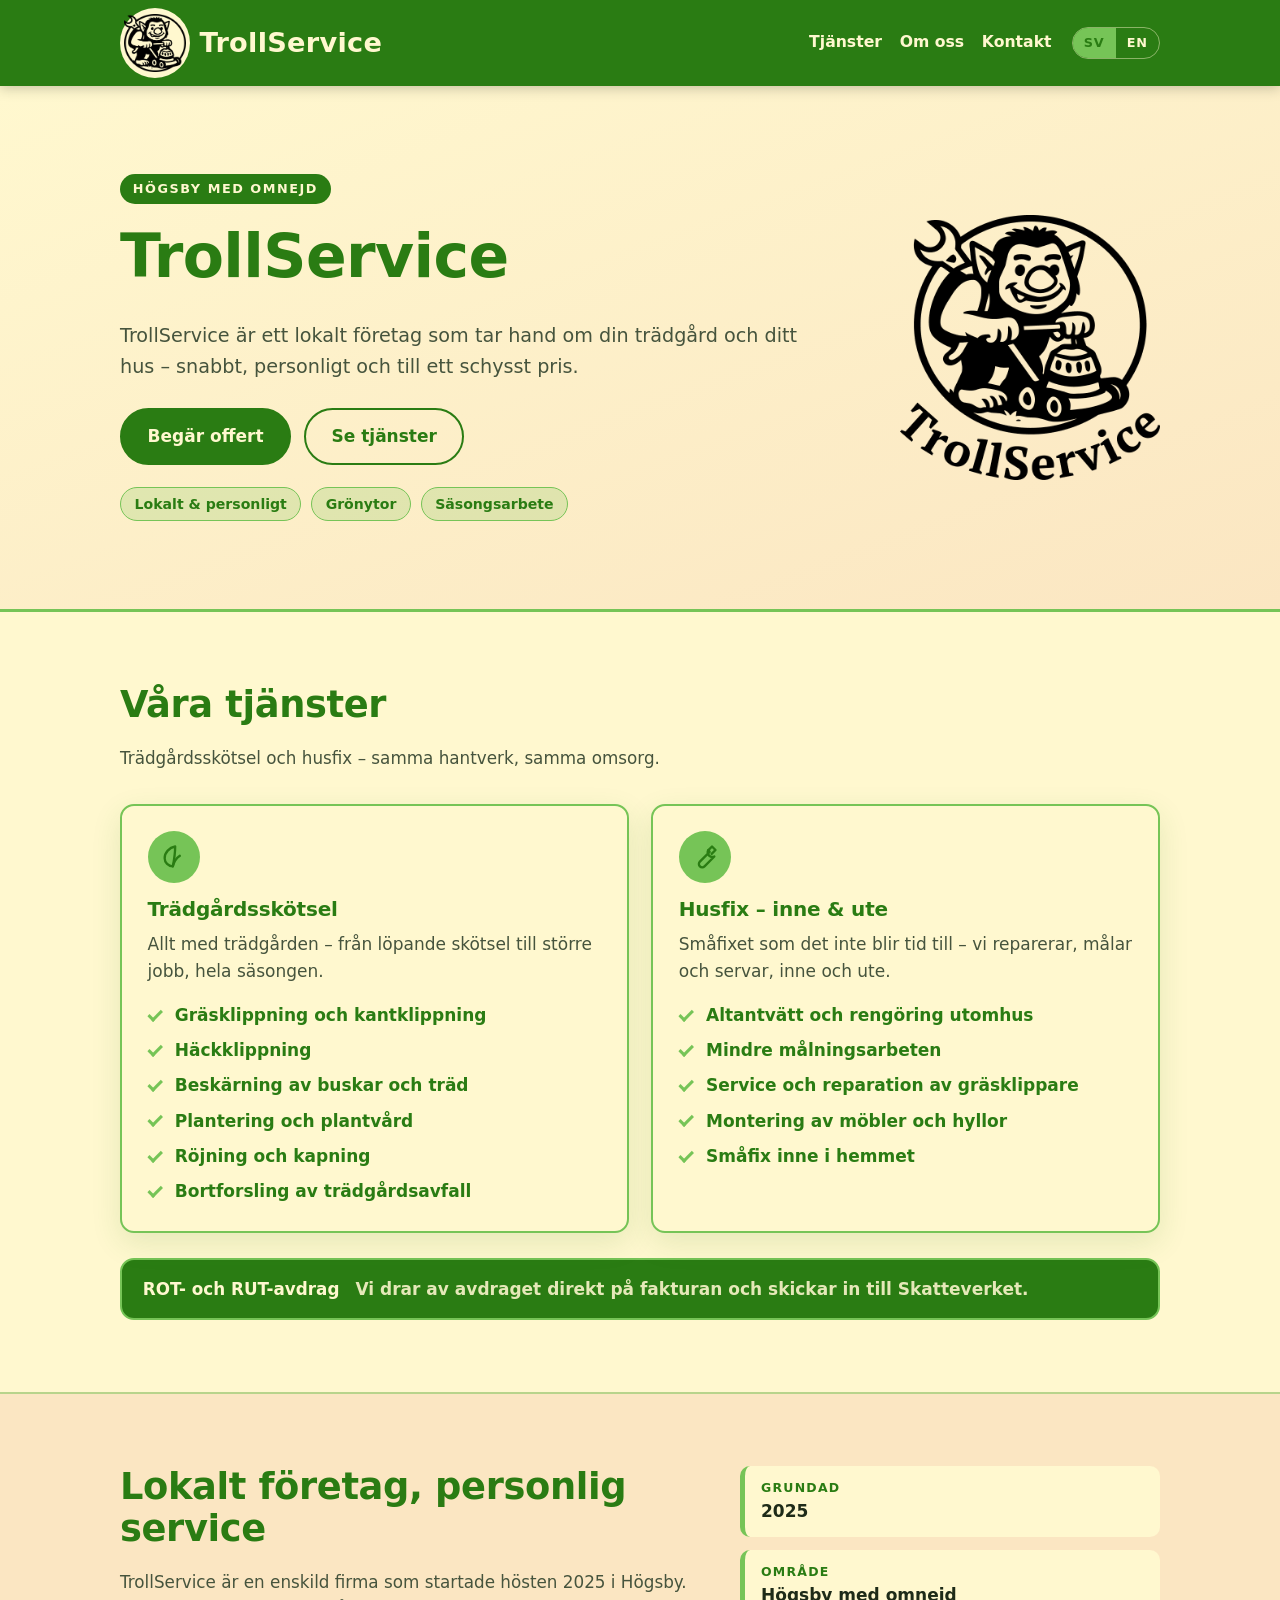
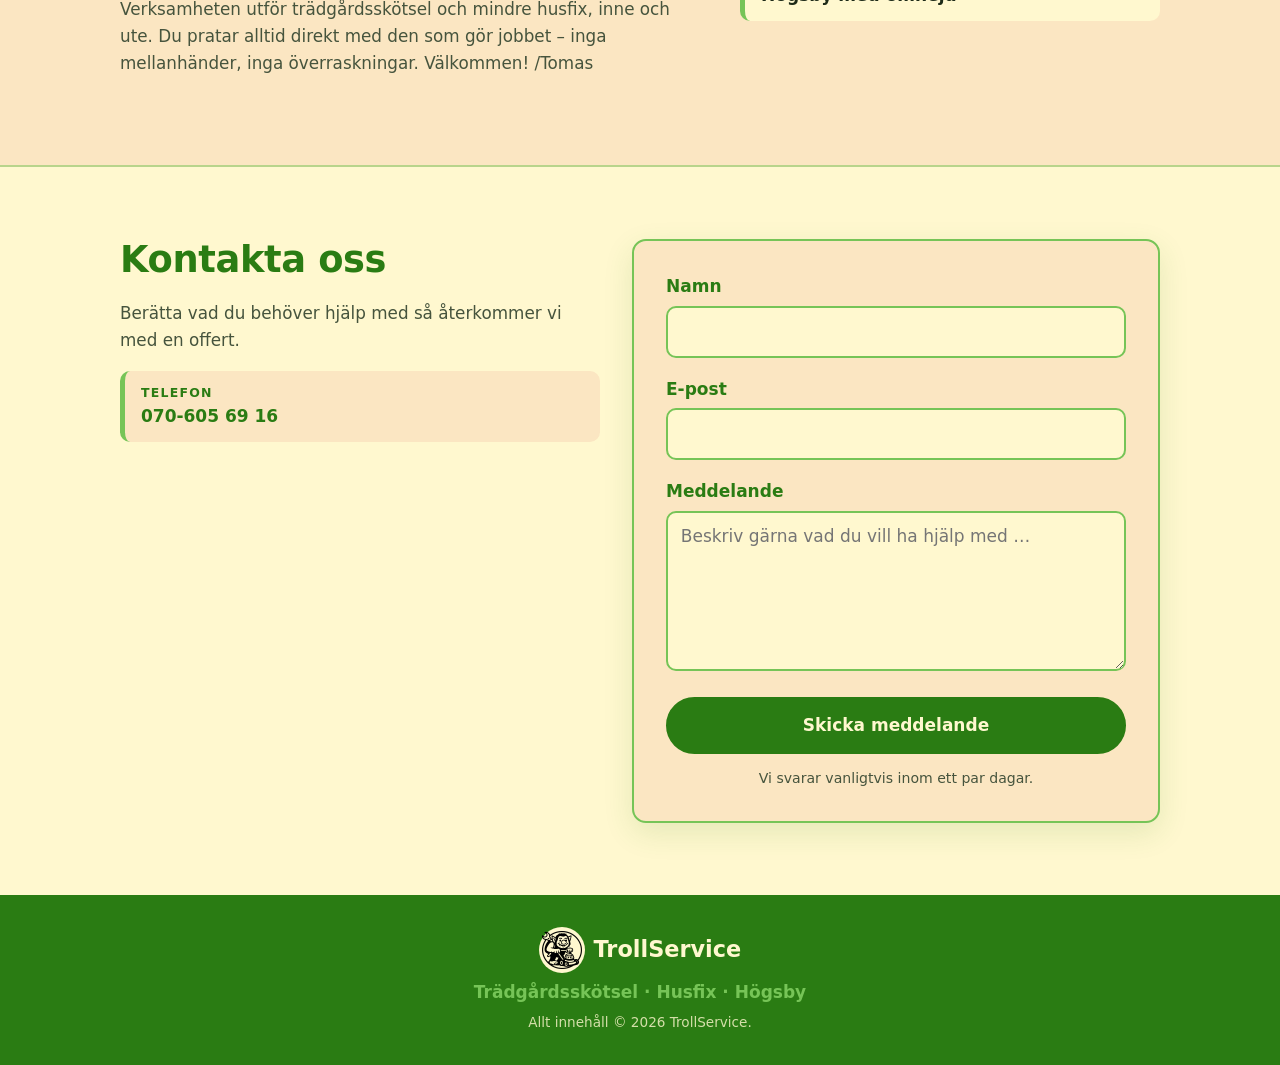
<file: index.html>
<!doctype html>
<html lang="sv">
<head>
  <meta charset="utf-8">
  <meta name="viewport" content="width=device-width, initial-scale=1">
  <title>TrollService – Trädgårdsskötsel &amp; husfix i Högsby</title>
  <meta name="description" content="TrollService i Högsby: skötsel av grönytor och mindre husfix – klippning, beskärning, röjning, målning och småfix inne och ute.">
  <link rel="icon" type="image/png" href="/favicon.png">
  <link rel="stylesheet" href="/style.css">
</head>
<body>
  <a class="skip-link" href="#innehall">Hoppa till innehåll</a>

  <header class="site-header">
    <div class="container header-inner">
      <a class="brand" href="/">
        <span class="brand-badge"><img class="brand-mark" src="/logo-mark.png" alt="" width="62" height="59"></span>
        <span class="brand-name">TrollService</span>
      </a>

      <nav class="site-nav" aria-label="Huvudmeny">
        <a href="#tjanster">Tjänster</a>
        <a href="#om-oss">Om oss</a>
        <a href="#kontakt">Kontakt</a>
      </nav>

      <div class="lang-switch" role="group" aria-label="Språk">
        <a href="/" class="is-active" lang="sv" hreflang="sv">SV</a>
        <a href="/en" class="" lang="en" hreflang="en">EN</a>
      </div>
    </div>
  </header>

  <main id="innehall">
    
<section class="hero">
  <div class="container hero-inner">
    <div class="hero-copy">
      <p class="kicker">Högsby med omnejd</p>
      <h1>TrollService</h1>
      <p class="lead">TrollService är ett lokalt företag som tar hand om din trädgård och ditt hus – snabbt, personligt och till ett schysst pris.</p>
      <div class="hero-actions">
        <a class="btn btn-primary" href="#kontakt">Begär offert</a>
        <a class="btn btn-ghost" href="#tjanster">Se tjänster</a>
      </div>
      <ul class="hero-points">
        <li>Lokalt &amp; personligt</li><li>Grönytor</li><li>Säsongsarbete</li>
      </ul>
    </div>
    <img class="hero-logo" src="/logo-full.png"
         alt="TrollService" width="640" height="653">
  </div>
</section>

<section class="section" id="tjanster">
  <div class="container">
    <h2>Våra tjänster</h2>
    <p class="section-lead">Trädgårdsskötsel och husfix – samma hantverk, samma omsorg.</p>

    <div class="cards">
      
      <article class="card">
        <span class="card-icon" aria-hidden="true">
          
          <svg viewBox="0 0 24 24" width="28" height="28" fill="none" stroke="currentColor" stroke-width="2" stroke-linecap="round" stroke-linejoin="round">
            <path d="M11 20A7 7 0 0 1 4 13c0-5 4-9 9-10 0 6-1 12-2 17Z"></path>
            <path d="M11 20c1-4 3-7 6-9"></path>
          </svg>
          
        </span>
        <h3>Trädgårdsskötsel</h3>
        <p class="card-text">Allt med trädgården – från löpande skötsel till större jobb, hela säsongen.</p>
        <ul class="check-list">
          <li>Gräsklippning och kantklippning</li><li>Häckklippning</li><li>Beskärning av buskar och träd</li><li>Plantering och plantvård</li><li>Röjning och kapning</li><li>Bortforsling av trädgårdsavfall</li>
        </ul>
      </article>
      
      <article class="card">
        <span class="card-icon" aria-hidden="true">
          
          <svg viewBox="0 0 24 24" width="28" height="28" fill="none" stroke="currentColor" stroke-width="2" stroke-linecap="round" stroke-linejoin="round">
            <path d="M14.7 6.3a4 4 0 0 0 5.3 5.3l-8.4 8.4a2.8 2.8 0 0 1-4-4l8.4-8.4a4 4 0 0 0-1.3-1.3Z"></path>
            <path d="M14.7 6.3 18 3l3 3-3.3 3.3"></path>
          </svg>
          
        </span>
        <h3>Husfix – inne &amp; ute</h3>
        <p class="card-text">Småfixet som det inte blir tid till – vi reparerar, målar och servar, inne och ute.</p>
        <ul class="check-list">
          <li>Altantvätt och rengöring utomhus</li><li>Mindre målningsarbeten</li><li>Service och reparation av gräsklippare</li><li>Montering av möbler och hyllor</li><li>Småfix inne i hemmet</li>
        </ul>
      </article>
      
    </div>

    <div class="tax-note">
      <strong>ROT- och RUT-avdrag</strong>
      <span>Vi drar av avdraget direkt på fakturan och skickar in till Skatteverket.</span>
    </div>
  </div>
</section>

<section class="section section-alt" id="om-oss">
  <div class="container about-grid">
    <div>
      <h2>Lokalt företag, personlig service</h2>
      <p class="section-lead">TrollService är en enskild firma som startade hösten 2025 i Högsby. Verksamheten utför trädgårdsskötsel och mindre husfix, inne och ute. Du pratar alltid direkt med den som gör jobbet – inga mellanhänder, inga överraskningar. Välkommen! /Tomas</p>
    </div>
    <ul class="fact-list">
      
      <li><span class="fact-label">Grundad</span><span class="fact-value">2025</span></li>
      
      <li><span class="fact-label">Område</span><span class="fact-value">Högsby med omnejd</span></li>
      
    </ul>
  </div>
</section>

<section class="section" id="kontakt">
  <div class="container contact-grid">
    <div>
      <h2>Kontakta oss</h2>
      <p class="section-lead">Berätta vad du behöver hjälp med så återkommer vi med en offert.</p>

      <ul class="contact-list">
        <li>
          <span class="fact-label">Telefon</span>
          <a class="fact-value" href="tel:+46706056916">070-605 69 16</a>
        </li>
      </ul>
    </div>

    <div class="form-card">
      <p class="alert alert-ok" role="status" hidden>Tack! Ditt meddelande har tagits emot – vi hör av oss snart.</p>

      <form method="post" action="https://formsubmit.co/tomsta61@gmail.com" data-ajax>
        <input type="hidden" name="_subject" value="TrollService – kontaktformulär">
        <input type="text" name="_honey" style="display:none" tabindex="-1" autocomplete="off" aria-hidden="true">

        <div class="field">
          <label for="namn">Namn</label>
          <input type="text" id="namn" name="namn" autocomplete="name" required>
        </div>

        <div class="field">
          <label for="epost">E-post</label>
          <input type="email" id="epost" name="email" autocomplete="email" required>
        </div>

        <div class="field">
          <label for="meddelande">Meddelande</label>
          <textarea id="meddelande" name="meddelande" rows="5"
                    placeholder="Beskriv gärna vad du vill ha hjälp med …" required minlength="10"></textarea>
        </div>

        <button class="btn btn-primary btn-block" type="submit">Skicka meddelande</button>
        <p class="form-note">Vi svarar vanligtvis inom ett par dagar.</p>
      </form>
    </div>
  </div>
</section>

  </main>

  <footer class="site-footer">
    <div class="container footer-inner">
      <div class="footer-brand">
        <span class="brand-badge"><img class="brand-mark" src="/logo-mark.png" alt="" width="40" height="38"></span>
        <span>TrollService</span>
      </div>
      <p class="footer-note">Trädgårdsskötsel · Husfix · Högsby</p>
      <p class="footer-rights">Allt innehåll © 2026 TrollService.</p>
    </div>
  </footer>
  <script>
    /* Submit to FormSubmit's ajax endpoint and show the page's own success
       message; fall back to a plain POST if fetch fails. */
    document.querySelectorAll('form[data-ajax]').forEach(function (f) {
      f.addEventListener('submit', function (e) {
        e.preventDefault();
        if (!f.checkValidity()) { f.reportValidity(); return; }
        var btn = f.querySelector('button[type="submit"]');
        var url = f.action.replace('formsubmit.co/', 'formsubmit.co/ajax/');
        if (btn) btn.disabled = true;
        fetch(url, { method: 'POST', body: new FormData(f), headers: { 'Accept': 'application/json' } })
          .then(function (r) {
            if (!r.ok) throw new Error('submit failed');
            var ok = document.querySelector('.alert-ok');
            if (ok) ok.hidden = false;
            f.reset();
          })
          .catch(function () { f.submit(); })
          .then(function () { if (btn) btn.disabled = false; });
      });
    });
  </script>
</body>
</html>
</file>
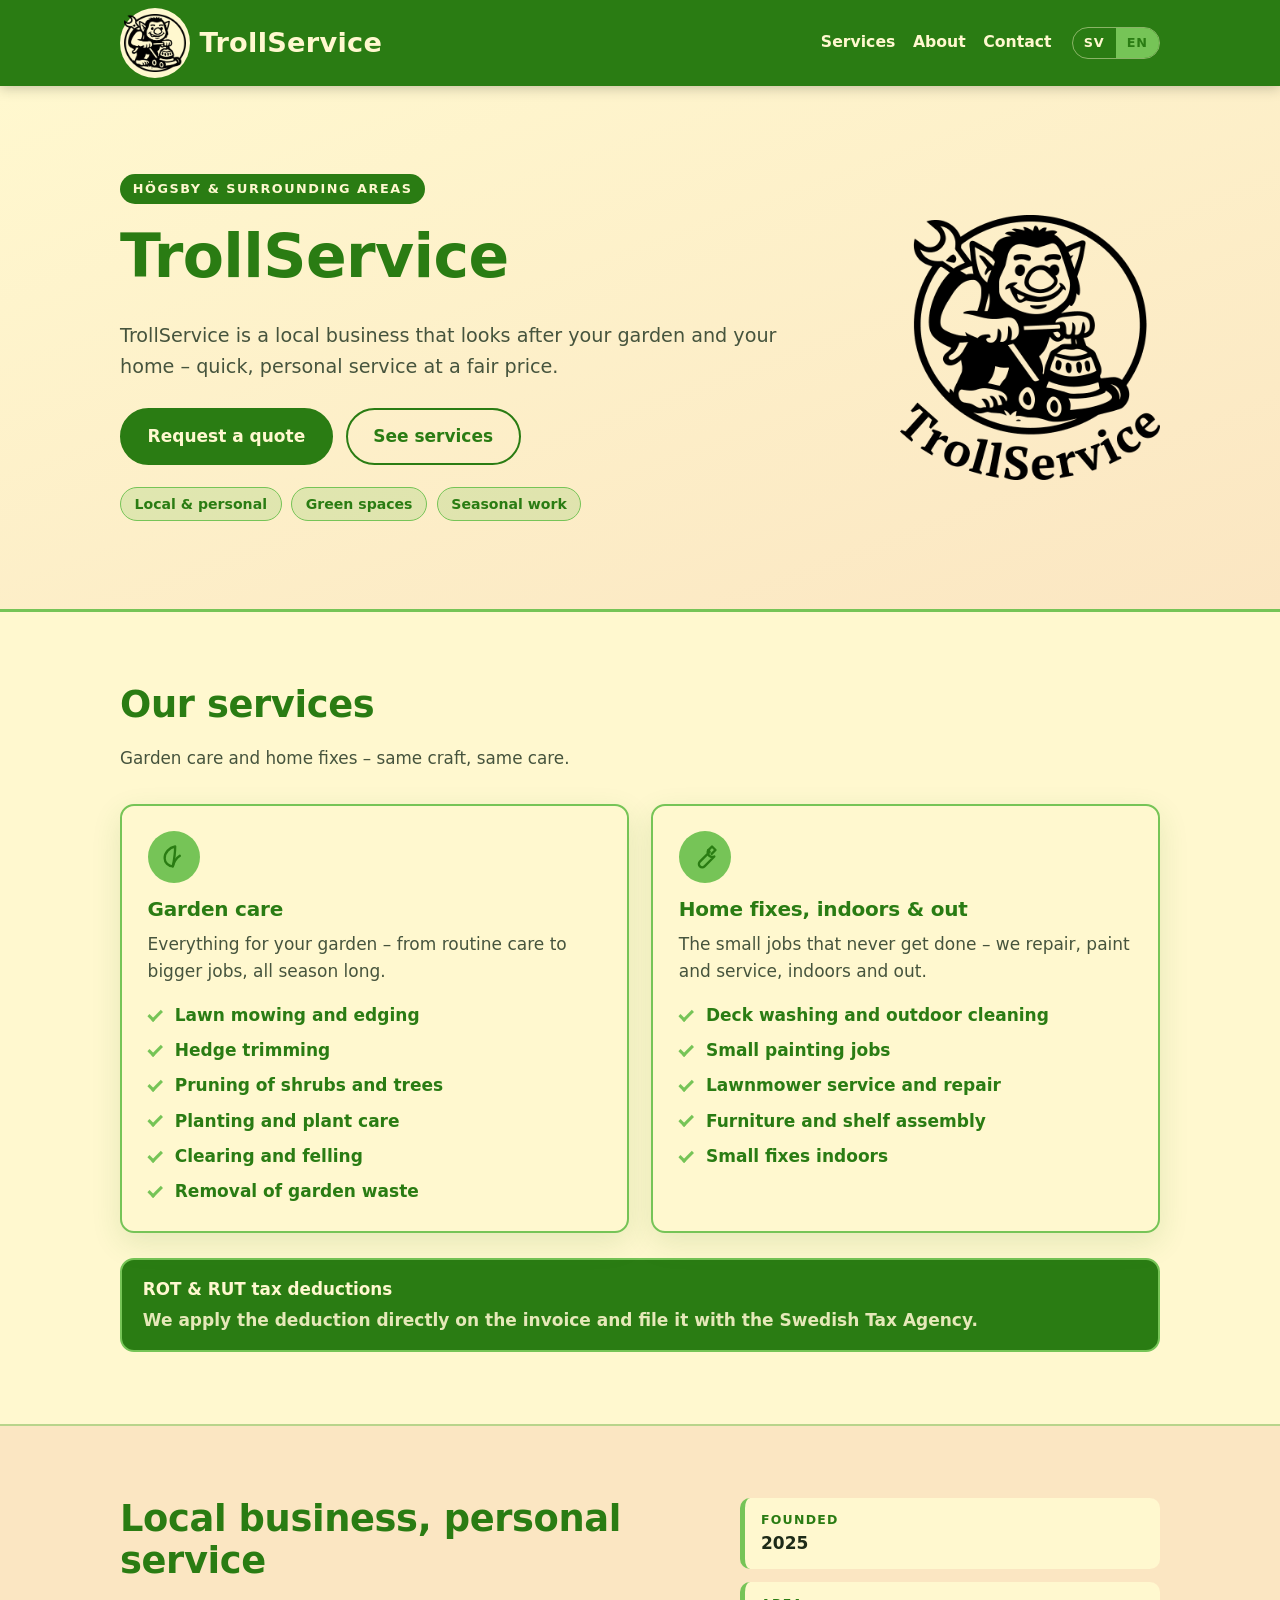
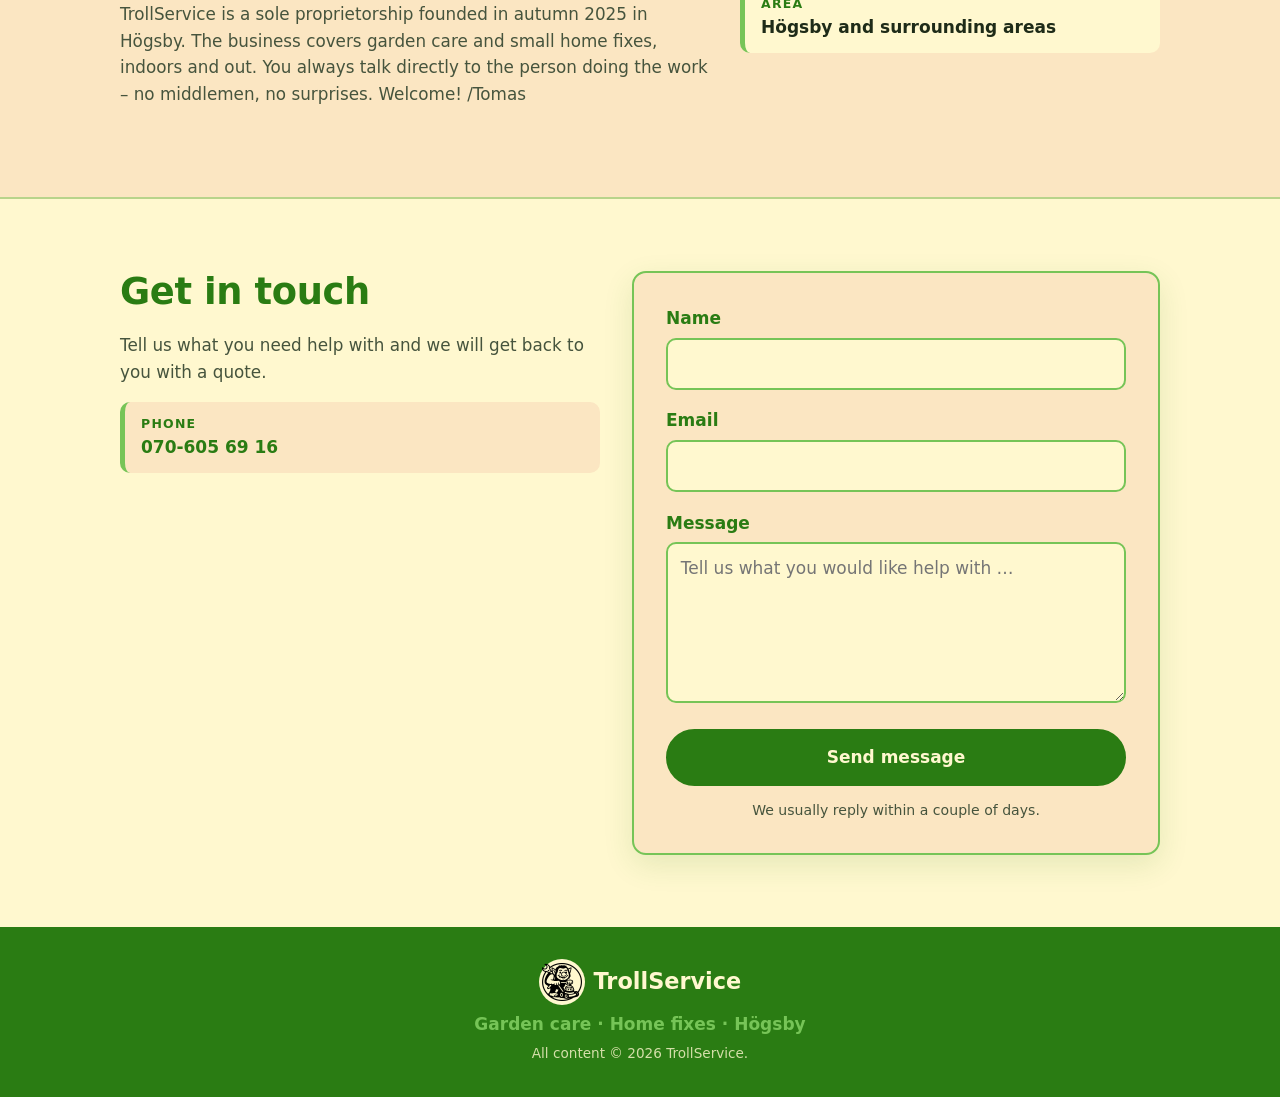
<file: en/index.html>
<!doctype html>
<html lang="en">
<head>
  <meta charset="utf-8">
  <meta name="viewport" content="width=device-width, initial-scale=1">
  <title>TrollService – Garden care &amp; home fixes in Högsby</title>
  <meta name="description" content="TrollService in Högsby: garden care and home fixes – mowing, pruning, clearing, small painting jobs and repairs, indoors and out.">
  <link rel="icon" type="image/png" href="/favicon.png">
  <link rel="stylesheet" href="/style.css">
</head>
<body>
  <a class="skip-link" href="#innehall">Skip to content</a>

  <header class="site-header">
    <div class="container header-inner">
      <a class="brand" href="/en">
        <span class="brand-badge"><img class="brand-mark" src="/logo-mark.png" alt="" width="62" height="59"></span>
        <span class="brand-name">TrollService</span>
      </a>

      <nav class="site-nav" aria-label="Main navigation">
        <a href="#tjanster">Services</a>
        <a href="#om-oss">About</a>
        <a href="#kontakt">Contact</a>
      </nav>

      <div class="lang-switch" role="group" aria-label="Language">
        <a href="/" class="" lang="sv" hreflang="sv">SV</a>
        <a href="/en" class="is-active" lang="en" hreflang="en">EN</a>
      </div>
    </div>
  </header>

  <main id="innehall">
    
<section class="hero">
  <div class="container hero-inner">
    <div class="hero-copy">
      <p class="kicker">Högsby &amp; surrounding areas</p>
      <h1>TrollService</h1>
      <p class="lead">TrollService is a local business that looks after your garden and your home – quick, personal service at a fair price.</p>
      <div class="hero-actions">
        <a class="btn btn-primary" href="#kontakt">Request a quote</a>
        <a class="btn btn-ghost" href="#tjanster">See services</a>
      </div>
      <ul class="hero-points">
        <li>Local &amp; personal</li><li>Green spaces</li><li>Seasonal work</li>
      </ul>
    </div>
    <img class="hero-logo" src="/logo-full.png"
         alt="TrollService" width="640" height="653">
  </div>
</section>

<section class="section" id="tjanster">
  <div class="container">
    <h2>Our services</h2>
    <p class="section-lead">Garden care and home fixes – same craft, same care.</p>

    <div class="cards">
      
      <article class="card">
        <span class="card-icon" aria-hidden="true">
          
          <svg viewBox="0 0 24 24" width="28" height="28" fill="none" stroke="currentColor" stroke-width="2" stroke-linecap="round" stroke-linejoin="round">
            <path d="M11 20A7 7 0 0 1 4 13c0-5 4-9 9-10 0 6-1 12-2 17Z"></path>
            <path d="M11 20c1-4 3-7 6-9"></path>
          </svg>
          
        </span>
        <h3>Garden care</h3>
        <p class="card-text">Everything for your garden – from routine care to bigger jobs, all season long.</p>
        <ul class="check-list">
          <li>Lawn mowing and edging</li><li>Hedge trimming</li><li>Pruning of shrubs and trees</li><li>Planting and plant care</li><li>Clearing and felling</li><li>Removal of garden waste</li>
        </ul>
      </article>
      
      <article class="card">
        <span class="card-icon" aria-hidden="true">
          
          <svg viewBox="0 0 24 24" width="28" height="28" fill="none" stroke="currentColor" stroke-width="2" stroke-linecap="round" stroke-linejoin="round">
            <path d="M14.7 6.3a4 4 0 0 0 5.3 5.3l-8.4 8.4a2.8 2.8 0 0 1-4-4l8.4-8.4a4 4 0 0 0-1.3-1.3Z"></path>
            <path d="M14.7 6.3 18 3l3 3-3.3 3.3"></path>
          </svg>
          
        </span>
        <h3>Home fixes, indoors &amp; out</h3>
        <p class="card-text">The small jobs that never get done – we repair, paint and service, indoors and out.</p>
        <ul class="check-list">
          <li>Deck washing and outdoor cleaning</li><li>Small painting jobs</li><li>Lawnmower service and repair</li><li>Furniture and shelf assembly</li><li>Small fixes indoors</li>
        </ul>
      </article>
      
    </div>

    <div class="tax-note">
      <strong>ROT &amp; RUT tax deductions</strong>
      <span>We apply the deduction directly on the invoice and file it with the Swedish Tax Agency.</span>
    </div>
  </div>
</section>

<section class="section section-alt" id="om-oss">
  <div class="container about-grid">
    <div>
      <h2>Local business, personal service</h2>
      <p class="section-lead">TrollService is a sole proprietorship founded in autumn 2025 in Högsby. The business covers garden care and small home fixes, indoors and out. You always talk directly to the person doing the work – no middlemen, no surprises. Welcome! /Tomas</p>
    </div>
    <ul class="fact-list">
      
      <li><span class="fact-label">Founded</span><span class="fact-value">2025</span></li>
      
      <li><span class="fact-label">Area</span><span class="fact-value">Högsby and surrounding areas</span></li>
      
    </ul>
  </div>
</section>

<section class="section" id="kontakt">
  <div class="container contact-grid">
    <div>
      <h2>Get in touch</h2>
      <p class="section-lead">Tell us what you need help with and we will get back to you with a quote.</p>

      <ul class="contact-list">
        <li>
          <span class="fact-label">Phone</span>
          <a class="fact-value" href="tel:+46706056916">070-605 69 16</a>
        </li>
      </ul>
    </div>

    <div class="form-card">
      <p class="alert alert-ok" role="status" hidden>Thank you! Your message has been received – we will be in touch soon.</p>

      <form method="post" action="https://formsubmit.co/tomsta61@gmail.com" data-ajax>
        <input type="hidden" name="_subject" value="TrollService – contact form">
        <input type="text" name="_honey" style="display:none" tabindex="-1" autocomplete="off" aria-hidden="true">

        <div class="field">
          <label for="namn">Name</label>
          <input type="text" id="namn" name="namn" autocomplete="name" required>
        </div>

        <div class="field">
          <label for="epost">Email</label>
          <input type="email" id="epost" name="email" autocomplete="email" required>
        </div>

        <div class="field">
          <label for="meddelande">Message</label>
          <textarea id="meddelande" name="meddelande" rows="5"
                    placeholder="Tell us what you would like help with …" required minlength="10"></textarea>
        </div>

        <button class="btn btn-primary btn-block" type="submit">Send message</button>
        <p class="form-note">We usually reply within a couple of days.</p>
      </form>
    </div>
  </div>
</section>

  </main>

  <footer class="site-footer">
    <div class="container footer-inner">
      <div class="footer-brand">
        <span class="brand-badge"><img class="brand-mark" src="/logo-mark.png" alt="" width="40" height="38"></span>
        <span>TrollService</span>
      </div>
      <p class="footer-note">Garden care · Home fixes · Högsby</p>
      <p class="footer-rights">All content © 2026 TrollService.</p>
    </div>
  </footer>
  <script>
    /* Submit to FormSubmit's ajax endpoint and show the page's own success
       message; fall back to a plain POST if fetch fails. */
    document.querySelectorAll('form[data-ajax]').forEach(function (f) {
      f.addEventListener('submit', function (e) {
        e.preventDefault();
        if (!f.checkValidity()) { f.reportValidity(); return; }
        var btn = f.querySelector('button[type="submit"]');
        var url = f.action.replace('formsubmit.co/', 'formsubmit.co/ajax/');
        if (btn) btn.disabled = true;
        fetch(url, { method: 'POST', body: new FormData(f), headers: { 'Accept': 'application/json' } })
          .then(function (r) {
            if (!r.ok) throw new Error('submit failed');
            var ok = document.querySelector('.alert-ok');
            if (ok) ok.hidden = false;
            f.reset();
          })
          .catch(function () { f.submit(); })
          .then(function () { if (btn) btn.disabled = false; });
      });
    });
  </script>
</body>
</html>
</file>
<file: style.css>
/* Trollservice – palette: #2A7C13 #76C457 #FFF8CF #FBE6C2 */

:root {
  --green-dark: #2A7C13;
  --green-light: #76C457;
  --cream: #FFF8CF;
  --peach: #FBE6C2;
  --ink: #1e2b18;
  --ink-soft: #46543d;
  --radius: 14px;
  --max: 1040px;
  --header-h: 86px;
  --shadow: 0 10px 30px rgba(42, 124, 19, .12);
}

*, *::before, *::after { box-sizing: border-box; }

html {
  scroll-behavior: smooth;
  scroll-padding-top: calc(var(--header-h) + 12px);
}

body {
  margin: 0;
  font-family: system-ui, -apple-system, "Segoe UI", Roboto, "Helvetica Neue", Arial, sans-serif;
  font-size: 17px;
  line-height: 1.6;
  color: var(--ink);
  background: var(--cream);
  -webkit-font-smoothing: antialiased;
}

img, svg { max-width: 100%; }

h1, h2, h3 {
  color: var(--green-dark);
  line-height: 1.15;
  margin: 0 0 .5em;
  font-weight: 800;
  letter-spacing: -.01em;
}

h1 { font-size: clamp(2.3rem, 6vw, 3.75rem); }
h2 { font-size: clamp(1.6rem, 3.5vw, 2.3rem); }
h3 { font-size: 1.25rem; }

p { margin: 0 0 1em; }

a { color: var(--green-dark); }

.container {
  width: min(100% - 2.5rem, var(--max));
  margin-inline: auto;
}

.narrow { max-width: 640px; }

.skip-link {
  position: absolute;
  left: -9999px;
  top: 0;
  background: var(--green-dark);
  color: var(--cream);
  padding: .6rem 1rem;
  z-index: 100;
}
.skip-link:focus { left: 0; }

/* ---------- Header ---------- */

.site-header {
  position: sticky;
  top: 0;
  z-index: 50;
  background: var(--green-dark);
  color: var(--cream);
  box-shadow: 0 2px 12px rgba(30, 43, 24, .25);
}

.header-inner {
  min-height: var(--header-h);
  display: flex;
  align-items: center;
  flex-wrap: wrap;
  gap: .5rem 1.25rem;
  padding-block: .5rem;
}

.brand {
  display: inline-flex;
  align-items: center;
  gap: .6rem;
  text-decoration: none;
  color: var(--cream);
  margin-right: auto;
}

/* Cream circle lives on the wrapper only — the img itself must NOT be
   clipped (border-radius on an <img> cuts off the wrench that sticks out
   of the circle at the top-left); it may overflow onto the green. */
.brand-badge {
  display: block;
  padding: 4px;
  background: var(--cream);
  border-radius: 50%;
  line-height: 0;
}

.brand-mark {
  display: block;
  height: 62px;
  width: auto;
  aspect-ratio: 1;
  object-fit: contain;
}

.brand-name {
  font-weight: 800;
  font-size: 1.7rem;
  letter-spacing: .01em;
}

.site-nav {
  display: flex;
  gap: 1.1rem;
  flex-wrap: wrap;
}

.site-nav a {
  color: var(--cream);
  text-decoration: none;
  font-weight: 600;
  font-size: .98rem;
  padding: .2rem 0;
  border-bottom: 2px solid transparent;
  transition: color .15s ease, border-color .15s ease;
}

.site-nav a:hover,
.site-nav a:focus-visible {
  color: var(--green-light);
  border-bottom-color: var(--green-light);
}

.lang-switch {
  display: inline-flex;
  border: 1px solid rgba(255, 248, 207, .45);
  border-radius: 999px;
  overflow: hidden;
}

.lang-switch a {
  color: var(--cream);
  text-decoration: none;
  font-size: .8rem;
  font-weight: 700;
  letter-spacing: .06em;
  padding: .3rem .7rem;
}

.lang-switch a.is-active {
  background: var(--green-light);
  color: var(--green-dark);
}

/* ---------- Hero ---------- */

.hero {
  background: linear-gradient(160deg, var(--cream) 0%, var(--peach) 100%);
  border-bottom: 3px solid var(--green-light);
  padding: clamp(3rem, 8vw, 5.5rem) 0;
}

.hero-inner {
  display: grid;
  gap: 2.2rem;
}

.hero-logo {
  display: block;
  width: clamp(170px, 34vw, 260px);
  height: auto;
  justify-self: center;
}

.kicker {
  display: inline-block;
  background: var(--green-dark);
  color: var(--cream);
  font-size: .8rem;
  font-weight: 700;
  letter-spacing: .12em;
  text-transform: uppercase;
  padding: .3rem .8rem;
  border-radius: 999px;
  margin-bottom: 1.1rem;
}

.lead {
  font-size: clamp(1.05rem, 2vw, 1.2rem);
  color: var(--ink-soft);
  max-width: 58ch;
}

.hero-actions {
  display: flex;
  flex-wrap: wrap;
  gap: .8rem;
  margin: 1.6rem 0 1.4rem;
}

.hero-points {
  display: flex;
  flex-wrap: wrap;
  gap: .6rem;
  list-style: none;
  padding: 0;
  margin: 0;
}

.hero-points li {
  background: rgba(118, 196, 87, .22);
  border: 1px solid var(--green-light);
  color: var(--green-dark);
  font-weight: 600;
  font-size: .88rem;
  padding: .3rem .85rem;
  border-radius: 999px;
}

/* ---------- Buttons ---------- */

.btn {
  display: inline-block;
  font: inherit;
  font-weight: 700;
  text-decoration: none;
  padding: .8rem 1.6rem;
  border-radius: 999px;
  border: 2px solid transparent;
  cursor: pointer;
  transition: background-color .15s ease, color .15s ease, transform .1s ease;
}

.btn:active { transform: translateY(1px); }

.btn-primary {
  background: var(--green-dark);
  color: var(--cream);
  border-color: var(--green-dark);
}

.btn-primary:hover,
.btn-primary:focus-visible {
  background: var(--green-light);
  border-color: var(--green-light);
  color: var(--green-dark);
}

.btn-ghost {
  background: transparent;
  color: var(--green-dark);
  border-color: var(--green-dark);
}

.btn-ghost:hover,
.btn-ghost:focus-visible {
  background: var(--green-dark);
  color: var(--cream);
}

.btn-block { width: 100%; }

:focus-visible {
  outline: 3px solid var(--green-dark);
  outline-offset: 2px;
}

.site-nav a:focus-visible,
.lang-switch a:focus-visible,
.btn-primary:focus-visible {
  outline-color: var(--green-light);
}

/* ---------- Sections ---------- */

.section { padding: clamp(2.8rem, 6vw, 4.5rem) 0; }

.section-alt {
  background: var(--peach);
  border-block: 2px solid rgba(118, 196, 87, .5);
}

.section-lead {
  color: var(--ink-soft);
  max-width: 68ch;
  font-size: 1.05rem;
}

/* ---------- Service cards ---------- */

.cards {
  display: grid;
  gap: 1.4rem;
  margin-top: 2rem;
}

.card {
  background: var(--cream);
  border: 2px solid var(--green-light);
  border-radius: var(--radius);
  padding: 1.6rem;
  box-shadow: var(--shadow);
}

.card-icon {
  display: inline-flex;
  align-items: center;
  justify-content: center;
  width: 52px;
  height: 52px;
  border-radius: 50%;
  background: var(--green-light);
  color: var(--green-dark);
  margin-bottom: .9rem;
}

.card-text { color: var(--ink-soft); }

.check-list {
  list-style: none;
  padding: 0;
  margin: 0;
  display: grid;
  gap: .5rem;
}

.check-list li {
  position: relative;
  padding-left: 1.7rem;
  font-weight: 600;
  color: var(--green-dark);
}

.check-list li::before {
  content: "";
  position: absolute;
  left: 0;
  top: .45em;
  width: .85em;
  height: .45em;
  border-left: 3px solid var(--green-light);
  border-bottom: 3px solid var(--green-light);
  transform: rotate(-45deg);
}

.tax-note {
  display: flex;
  flex-wrap: wrap;
  align-items: baseline;
  gap: .3rem 1rem;
  margin-top: 1.6rem;
  padding: .95rem 1.3rem;
  background: var(--green-dark);
  color: var(--cream);
  border: 2px solid var(--green-light);
  border-radius: var(--radius);
}

.tax-note strong {
  font-size: 1.05rem;
  white-space: nowrap;
}

.tax-note span { opacity: .88; font-weight: 600; }

/* ---------- About ---------- */

.about-grid,
.contact-grid {
  display: grid;
  gap: 2rem;
}

.fact-list,
.contact-list {
  list-style: none;
  padding: 0;
  margin: 0;
  display: grid;
  gap: .8rem;
}

.fact-list li,
.contact-list li {
  background: var(--cream);
  border-left: 5px solid var(--green-light);
  border-radius: 10px;
  padding: .75rem 1rem;
  display: flex;
  flex-direction: column;
}

.section .contact-list li { background: var(--peach); }

.fact-label {
  font-size: .78rem;
  font-weight: 700;
  text-transform: uppercase;
  letter-spacing: .1em;
  color: var(--green-dark);
}

.fact-value { font-weight: 600; }

a.fact-value {
  color: var(--green-dark);
  text-decoration: none;
}

a.fact-value:hover { text-decoration: underline; }

.fact-muted { color: var(--ink-soft); font-weight: 500; }

/* ---------- Contact form ---------- */

.form-card {
  background: var(--peach);
  border: 2px solid var(--green-light);
  border-radius: var(--radius);
  padding: clamp(1.3rem, 3vw, 2rem);
  box-shadow: var(--shadow);
}

.field { margin-bottom: 1.1rem; }

.field label {
  display: block;
  font-weight: 700;
  color: var(--green-dark);
  margin-bottom: .35rem;
}

.field input,
.field textarea {
  width: 100%;
  font: inherit;
  color: var(--ink);
  background: var(--cream);
  border: 2px solid var(--green-light);
  border-radius: 10px;
  padding: .65rem .8rem;
  resize: vertical;
}

.field input:focus,
.field textarea:focus {
  outline: none;
  border-color: var(--green-dark);
  box-shadow: 0 0 0 3px rgba(42, 124, 19, .25);
}

.field input[aria-invalid="true"],
.field textarea[aria-invalid="true"] {
  border-color: #b3261e;
}

.field-error {
  color: #b3261e;
  font-size: .88rem;
  font-weight: 600;
  margin: .35rem 0 0;
}

.form-note {
  font-size: .88rem;
  color: var(--ink-soft);
  margin: .8rem 0 0;
  text-align: center;
}

.alert {
  border-radius: 10px;
  padding: .8rem 1rem;
  font-weight: 600;
  margin-bottom: 1.2rem;
}

.alert-ok {
  background: var(--green-light);
  color: var(--green-dark);
  border: 2px solid var(--green-dark);
}

/* ---------- Footer ---------- */

.site-footer {
  background: var(--green-dark);
  color: var(--cream);
  padding: 2rem 0;
}

.footer-inner {
  display: flex;
  flex-direction: column;
  align-items: center;
  gap: .35rem;
  text-align: center;
}

.footer-brand {
  display: inline-flex;
  align-items: center;
  gap: .55rem;
  font-weight: 800;
  font-size: 1.4rem;
}

.footer-brand .brand-badge { padding: 3px; }
.footer-brand .brand-mark { height: 40px; }

.footer-note {
  color: var(--green-light);
  font-weight: 600;
  margin: 0;
}

.footer-rights {
  font-size: .85rem;
  opacity: .8;
  margin: 0;
}

/* ---------- Responsive ---------- */

@media (min-width: 760px) {
  .hero-inner {
    grid-template-columns: minmax(0, 1.3fr) auto;
    align-items: center;
    gap: 3rem;
  }
  .hero-logo { justify-self: end; }
  .cards { grid-template-columns: 1fr 1fr; }
  .about-grid { grid-template-columns: 1.4fr 1fr; align-items: start; }
  .contact-grid { grid-template-columns: 1fr 1.1fr; align-items: start; }
}

@media (max-width: 560px) {
  .header-inner { justify-content: center; }
  .brand { margin-right: 0; width: 100%; justify-content: center; }
}

@media (prefers-reduced-motion: reduce) {
  html { scroll-behavior: auto; }
  * { transition: none !important; }
}
</file>
